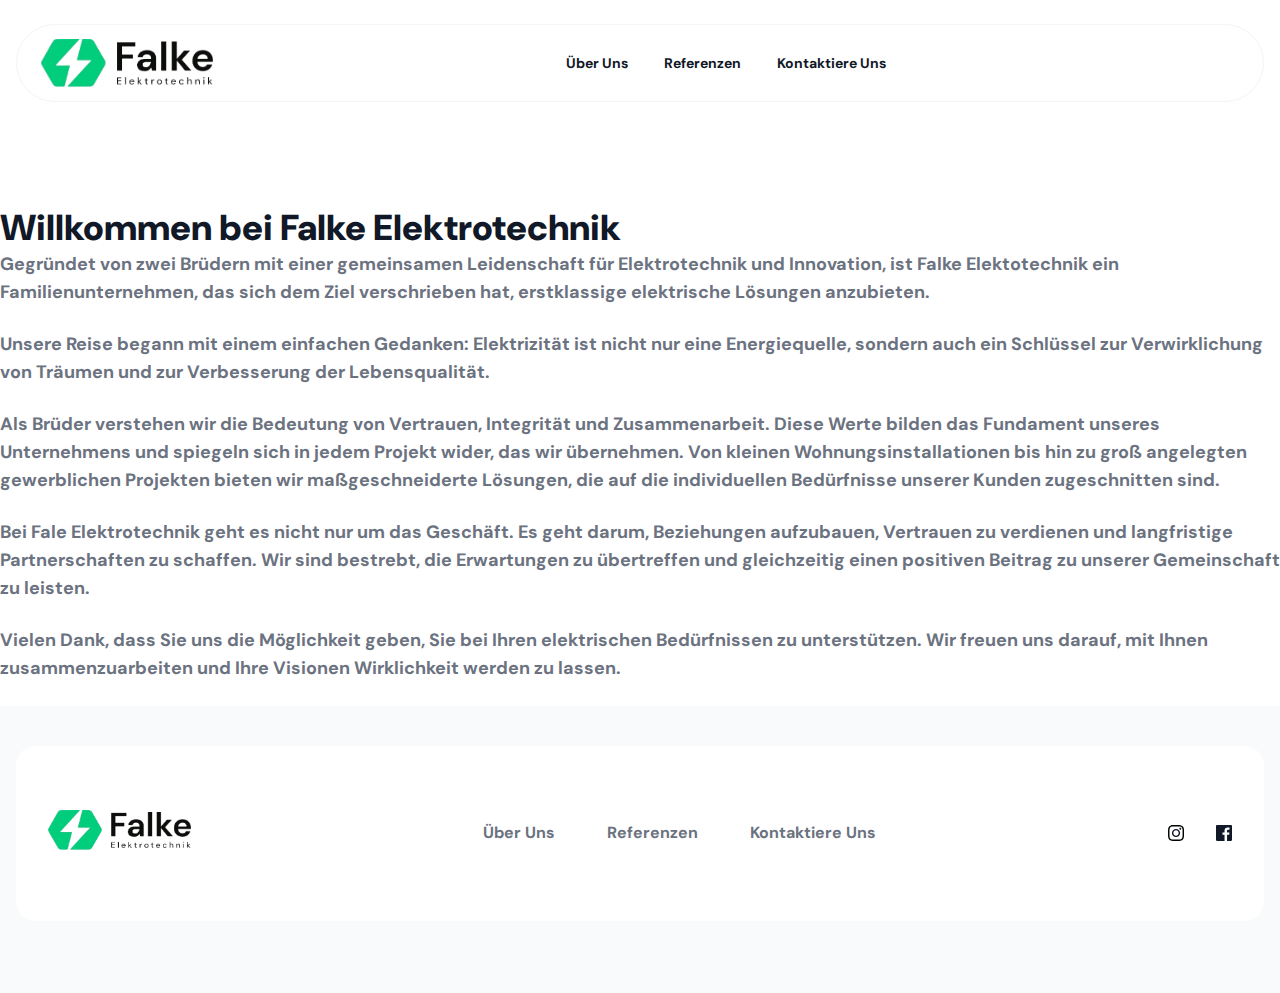
<file: public/about.html>
<!DOCTYPE html>
<html lang="en">
<head>
    <title>Page title</title>
    <meta charset="utf-8">
    <meta name="viewport" content="width=device-width, initial-scale=1, shrink-to-fit=no">
    <link rel="preconnect" href="https://fonts.gstatic.com">
    <link href="https://fonts.cdnfonts.com/css/satoshi?styles=135009,135005,135007,135002,135000" rel="stylesheet">
    <link rel="stylesheet" href="css/tailwind/tailwind.min.css">
    <link rel="icon" type="image/png" sizes="32x32" href="shuffle-for-tailwind.png">
    <script src="js/main.js"></script>
    <style>
        @import url('https://fonts.googleapis.com/css2?family=DM+Sans:ital,opsz@0,9..40;1,9..40&display=swap');
    </style>
</head>
<body class="antialiased bg-body text-body font-body">
    <div class="">
                
      <section class="pt-6 pb-20 bg-white overflow-hidden">
        <div class="container mx-auto px-4">
          <div class="mb-6">
            <div class="flex items-center justify-between px-6 py-3.5 bg-white border border-gray-100 rounded-full">
              <div class="w-auto">
                <div class="flex flex-wrap items-center">
                  <div class="w-auto"><a href="index.html"><img src="images/WhatsApp-Image-2024-04-16-at-21-45-14-removebg-preview.png" alt="" class="h-12"></a></div>
                </div>
              </div>
              <div class="w-auto">
                <div class="flex flex-wrap items-center">
                  <div class="w-auto hidden lg:block">
                    <ul class="flex items-center justify-center">
                      <li class="mr-9"><a class="inline-block text-sm font-bold text-gray-900 hover:text-gray-700" href="about.html">Über Uns</a></li>
                      
                      <li class="mr-9"><a class="inline-block text-sm font-bold text-gray-900 hover:text-gray-700" href="#">Referenzen</a></li>
                      <li><a class="inline-block text-sm font-bold text-gray-900 hover:text-gray-700" href="contact.html">Kontaktiere Uns</a></li>
                    </ul>
                  </div>
                </div>
              </div>
              <div class="w-auto">
                <div class="flex flex-wrap items-center">
                  <div class="w-auto hidden lg:block">
                    <div class="flex flex-wrap -m-2">
                      
                      
                    </div>
                  </div>
                  <div class="w-auto lg:hidden"><a class="inline-block" href="#">
                      <svg class="navbar-burger text-blue-500" width="45" height="45" viewbox="0 0 56 56" fill="none" xmlns="http://www.w3.org/2000/svg">
                        <rect width="56" height="56" rx="28" fill="currentColor"></rect>
                        <path d="M37 32H19M37 24H19" stroke="white" stroke-width="1.5" stroke-linecap="round" stroke-linejoin="round"></path>
                      </svg></a></div>
                </div>
              </div>
            </div>
            <div class="hidden navbar-menu fixed top-0 left-0 bottom-0 w-4/6 sm:max-w-xs z-50">
              <div class="navbar-backdrop fixed inset-0 bg-gray-800 opacity-80"></div>
              <nav class="relative z-10 px-9 pt-8 bg-white h-full overflow-y-auto">
                <div class="flex flex-wrap justify-between h-full">
                  <div class="w-full">
                    <div class="flex items-center justify-between -m-2">
                      <div class="w-auto p-2"><a class="inline-block" href="#"><img src="images/Screenshot-2024-02-26-at-16-46-47-removebg-preview.png" alt=""></a></div>
                      <div class="w-auto p-2"><a class="inline-block navbar-burger" href="#">
                          <svg width="24" height="24" viewbox="0 0 24 24" fill="none" xmlns="http://www.w3.org/2000/svg">
                            <path d="M6 18L18 6M6 6L18 18" stroke="#111827" stroke-width="2" stroke-linecap="round" stroke-linejoin="round"></path>
                          </svg></a></div>
                    </div>
                  </div>
                  <div class="flex flex-col justify-center py-8 w-full">
                    <ul>
                      <li class="mb-9"><a class="inline-block text-sm font-bold text-gray-900 hover:text-gray-700" href="#">Über Uns</a></li>
                      <li class="mb-9"><a class="inline-block text-sm font-bold text-gray-900 hover:text-gray-700" href="#">Lösungen</a></li>
                      <li class="mb-9"><a class="inline-block text-sm font-bold text-gray-900 hover:text-gray-700" href="#">Referenzen</a></li>
                      <li><a class="inline-block text-sm font-bold text-gray-900 hover:text-gray-700" href="#">Kontaktiere Uns</a></li>
                    </ul>
                  </div>
                  <div class="flex flex-col justify-end w-full pb-8">
                    
                  </div>
                </div>
              </nav>
            </div>
          </div>
          
          
        </div>
      </section>
                
      <div class="container mx-auto">
      <h4 class="text-gray-900 font-black font-heading text-2xl md:text-3xl xl:text-4xl">Willkommen bei Falke Elektrotechnik</h4>
      
      <p class="mb-6 text-lg text-gray-500 font-bold">Gegründet von zwei Brüdern mit einer gemeinsamen Leidenschaft für Elektrotechnik und Innovation, ist Falke Elektotechnik ein Familienunternehmen, das sich dem Ziel verschrieben hat, erstklassige elektrische Lösungen anzubieten.</p>
      
      <p class="mb-6 text-lg text-gray-500 font-bold">Unsere Reise begann mit einem einfachen Gedanken: Elektrizität ist nicht nur eine Energiequelle, sondern auch ein Schlüssel zur Verwirklichung von Träumen und zur Verbesserung der Lebensqualität.</p>
      
      <p class="mb-6 text-lg text-gray-500 font-bold">Als Brüder verstehen wir die Bedeutung von Vertrauen, Integrität und Zusammenarbeit. Diese Werte bilden das Fundament unseres Unternehmens und spiegeln sich in jedem Projekt wider, das wir übernehmen. Von kleinen Wohnungsinstallationen bis hin zu groß angelegten gewerblichen Projekten bieten wir maßgeschneiderte Lösungen, die auf die individuellen Bedürfnisse unserer Kunden zugeschnitten sind.
      </p>
      
      <p class="mb-6 text-lg text-gray-500 font-bold">Bei Fale Elektrotechnik geht es nicht nur um das Geschäft. Es geht darum, Beziehungen aufzubauen, Vertrauen zu verdienen und langfristige Partnerschaften zu schaffen. Wir sind bestrebt, die Erwartungen zu übertreffen und gleichzeitig einen positiven Beitrag zu unserer Gemeinschaft zu leisten.
      </p>
      
      <p class="mb-6 text-lg text-gray-500 font-bold">Vielen Dank, dass Sie uns die Möglichkeit geben, Sie bei Ihren elektrischen Bedürfnissen zu unterstützen. Wir freuen uns darauf, mit Ihnen zusammenzuarbeiten und Ihre Visionen Wirklichkeit werden zu lassen.</p>
      </div>
                
      <section class="py-10 bg-gray-50 overflow-hidden">
        <div class="container mx-auto px-4">
          <div class="py-16 px-8 mb-8 bg-white rounded-3xl">
            <div class="max-w-7xl mx-auto">
              <div class="flex flex-wrap items-center justify-between -m-4">
                <div class="w-auto p-4"><a class="inline-block" href="index.html"><img src="images/WhatsApp-Image-2024-04-16-at-21-45-14-removebg-preview.png" alt="" class="h-10"></a></div>
                <div class="w-auto p-4">
                  <ul class="-m-6">
                    <li class="inline-flex p-6"><a class="inline-block text-gray-500 hover:text-gray-600 font-bold" href="about.html">Über Uns</a></li>
                    <li class="inline-flex p-6"><a class="inline-block text-gray-500 hover:text-gray-600 font-bold" href="#">Referenzen</a></li>
                    <li class="inline-flex p-6"><a class="inline-block text-gray-500 hover:text-gray-600 font-bold" href="contact.html">Kontaktiere Uns</a></li>
                    
                    
                  </ul>
                </div>
                <div class="w-auto p-4">
                  <div class="flex flex-wrap -m-4">
                    <div class="w-auto p-4"><a class="block" href="#"><img src="zanrly-assets/images/insta.svg" alt=""></a></div>
                    
                    <div class="w-auto p-4"><a class="block" href="#"><img src="zanrly-assets/images/footers/fb.svg" alt=""></a></div>
                  </div>
                </div>
              </div>
            </div>
          </div>
          
        </div>
      </section>
    </div>
</body>
</html>
</file>
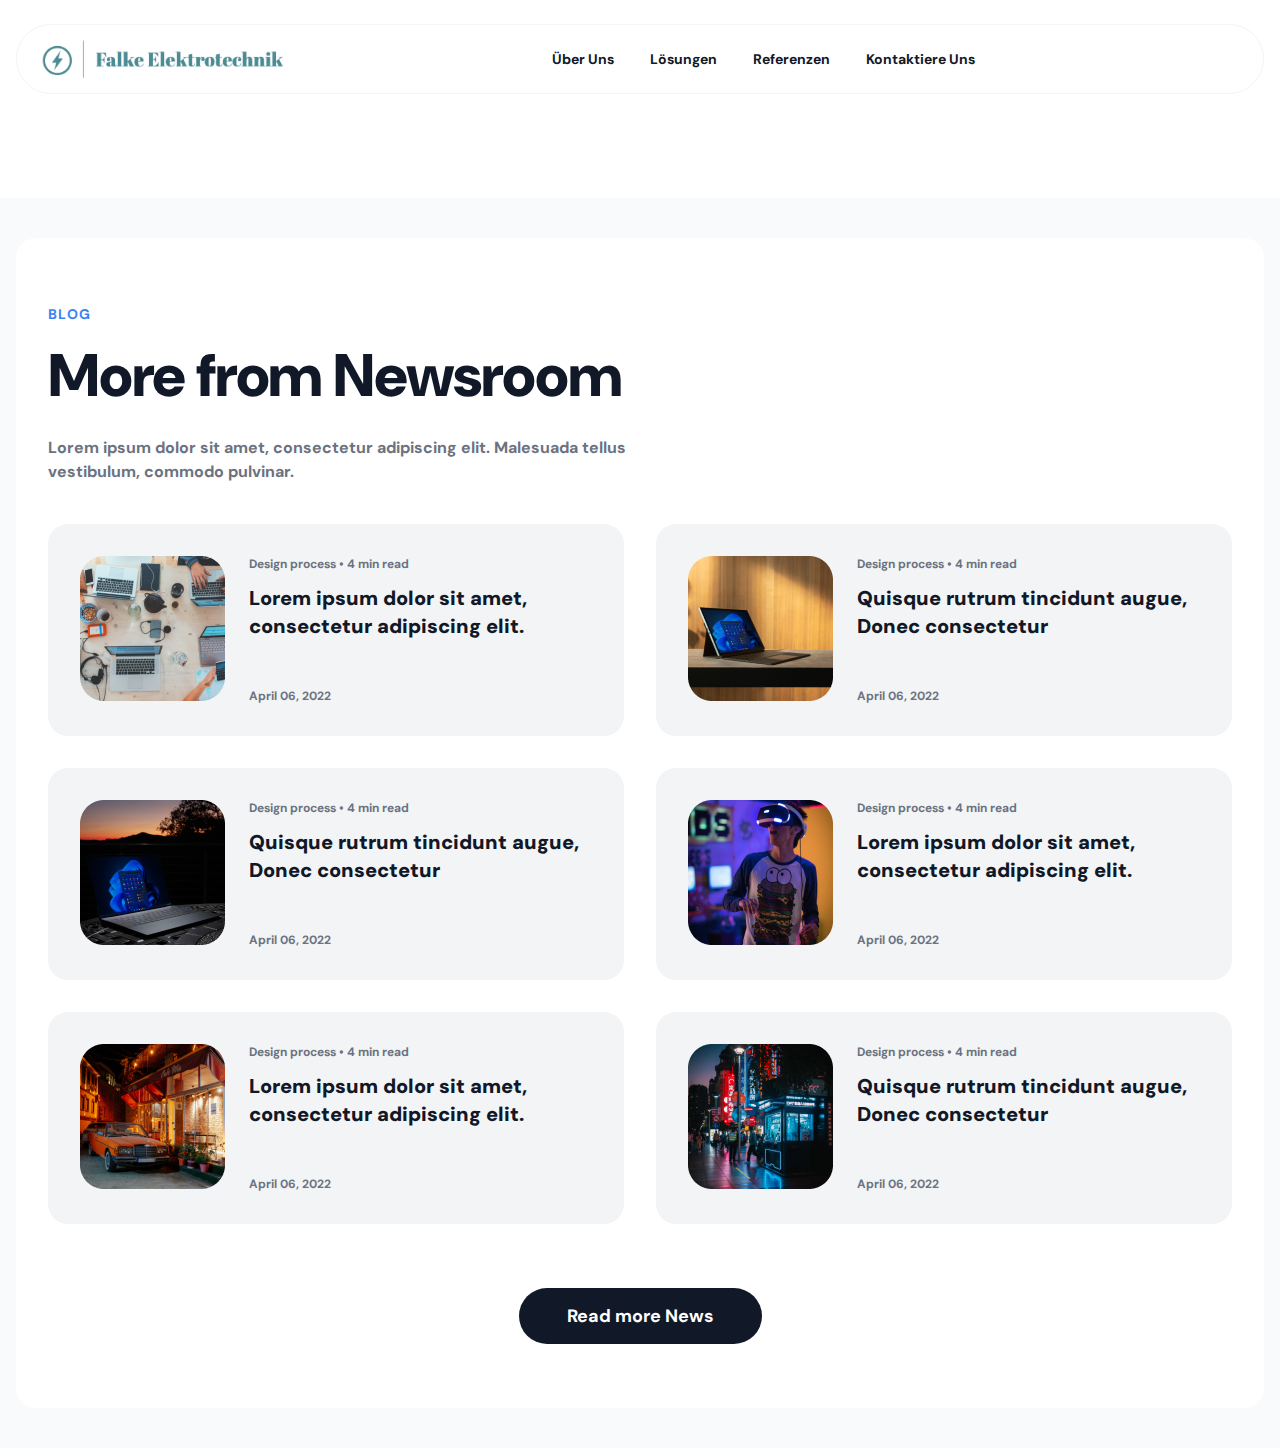
<file: public/blog.html>
<!DOCTYPE html>
<html lang="en">
<head>
    <title>Page title</title>
    <meta charset="utf-8">
    <meta name="viewport" content="width=device-width, initial-scale=1, shrink-to-fit=no">
    <link rel="preconnect" href="https://fonts.gstatic.com">
    <link href="https://fonts.cdnfonts.com/css/satoshi?styles=135009,135005,135007,135002,135000" rel="stylesheet">
    <link rel="stylesheet" href="css/tailwind/tailwind.min.css">
    <link rel="icon" type="image/png" sizes="32x32" href="shuffle-for-tailwind.png">
    <script src="js/main.js"></script>
    <style>
        @import url('https://fonts.googleapis.com/css2?family=DM+Sans:ital,opsz@0,9..40;1,9..40&display=swap');
    </style>
</head>
<body class="antialiased bg-body text-body font-body">
    <div class="">
                
      <section class="pt-6 pb-20 bg-white overflow-hidden">
        <div class="container mx-auto px-4">
          <div class="mb-6">
            <div class="flex items-center justify-between px-6 py-3.5 bg-white border border-gray-100 rounded-full">
              <div class="w-auto">
                <div class="flex flex-wrap items-center">
                  <div class="w-auto"><a href="#"><img src="images/Screenshot-2024-02-26-at-16-46-47-removebg-preview.png" alt="" class="h-10"></a></div>
                </div>
              </div>
              <div class="w-auto">
                <div class="flex flex-wrap items-center">
                  <div class="w-auto hidden lg:block">
                    <ul class="flex items-center justify-center">
                      <li class="mr-9"><a class="inline-block text-sm font-bold text-gray-900 hover:text-gray-700" href="#">Über Uns</a></li>
                      <li class="mr-9"><a class="inline-block text-sm font-bold text-gray-900 hover:text-gray-700" href="#">Lösungen</a></li>
                      <li class="mr-9"><a class="inline-block text-sm font-bold text-gray-900 hover:text-gray-700" href="#">Referenzen</a></li>
                      <li><a class="inline-block text-sm font-bold text-gray-900 hover:text-gray-700" href="#">Kontaktiere Uns</a></li>
                    </ul>
                  </div>
                </div>
              </div>
              <div class="w-auto">
                <div class="flex flex-wrap items-center">
                  <div class="w-auto hidden lg:block">
                    <div class="flex flex-wrap -m-2">
                      
                      
                    </div>
                  </div>
                  <div class="w-auto lg:hidden"><a class="inline-block" href="#">
                      <svg class="navbar-burger text-blue-500" width="45" height="45" viewbox="0 0 56 56" fill="none" xmlns="http://www.w3.org/2000/svg">
                        <rect width="56" height="56" rx="28" fill="currentColor"></rect>
                        <path d="M37 32H19M37 24H19" stroke="white" stroke-width="1.5" stroke-linecap="round" stroke-linejoin="round"></path>
                      </svg></a></div>
                </div>
              </div>
            </div>
            <div class="hidden navbar-menu fixed top-0 left-0 bottom-0 w-4/6 sm:max-w-xs z-50">
              <div class="navbar-backdrop fixed inset-0 bg-gray-800 opacity-80"></div>
              <nav class="relative z-10 px-9 pt-8 bg-white h-full overflow-y-auto">
                <div class="flex flex-wrap justify-between h-full">
                  <div class="w-full">
                    <div class="flex items-center justify-between -m-2">
                      <div class="w-auto p-2"><a class="inline-block" href="#"><img src="images/Screenshot-2024-02-26-at-16-46-47-removebg-preview.png" alt=""></a></div>
                      <div class="w-auto p-2"><a class="inline-block navbar-burger" href="#">
                          <svg width="24" height="24" viewbox="0 0 24 24" fill="none" xmlns="http://www.w3.org/2000/svg">
                            <path d="M6 18L18 6M6 6L18 18" stroke="#111827" stroke-width="2" stroke-linecap="round" stroke-linejoin="round"></path>
                          </svg></a></div>
                    </div>
                  </div>
                  <div class="flex flex-col justify-center py-8 w-full">
                    <ul>
                      <li class="mb-9"><a class="inline-block text-sm font-bold text-gray-900 hover:text-gray-700" href="#">Über Uns</a></li>
                      <li class="mb-9"><a class="inline-block text-sm font-bold text-gray-900 hover:text-gray-700" href="#">Lösungen</a></li>
                      <li class="mb-9"><a class="inline-block text-sm font-bold text-gray-900 hover:text-gray-700" href="#">Referenzen</a></li>
                      <li><a class="inline-block text-sm font-bold text-gray-900 hover:text-gray-700" href="#">Kontaktiere Uns</a></li>
                    </ul>
                  </div>
                  <div class="flex flex-col justify-end w-full pb-8">
                    
                  </div>
                </div>
              </nav>
            </div>
          </div>
          
          
        </div>
      </section>
                
      
      
                
      
      
                
      
      
                
      <section class="py-10 bg-gray-50 overflow-hidden">
        <div class="container mx-auto px-4">
          <div class="py-16 px-8 bg-white rounded-3xl">
            <div class="max-w-7xl mx-auto">
              <div class="mb-10 md:max-w-2xl"><span class="inline-block mb-4 text-sm text-blue-500 font-bold uppercase tracking-widest">Blog</span>
                <h2 class="font-heading mb-6 text-4xl md:text-5xl lg:text-6xl text-gray-900 font-black tracking-tight">More from Newsroom</h2>
                <p class="text-gray-500 font-bold">Lorem ipsum dolor sit amet, consectetur adipiscing elit. Malesuada tellus vestibulum, commodo pulvinar.</p>
              </div>
              <div class="flex flex-wrap -m-4 mb-12">
                <div class="w-full md:w-1/2 p-4">
                  <div class="p-8 h-full bg-gray-100 rounded-3xl">
                    <div class="flex flex-wrap -m-3">
                      <div class="w-auto p-3"><img src="zanrly-assets/images/blog/avatar.png" alt=""></div>
                      <div class="flex-1 p-3">
                        <div class="flex flex-col justify-between h-full">
                          <div class="flex-initial mb-8">
                            <p class="mb-3 text-xs text-gray-500 font-bold">Design process • 4 min read</p><a class="group inline-block mb-4" href="#">
                              <h3 class="font-heading text-xl text-gray-900 hover:text-gray-700 group-hover:underline font-black">Lorem ipsum dolor sit amet, consectetur adipiscing elit.</h3></a>
                          </div>
                          <div class="flex-initial">
                            <p class="text-xs text-gray-500 font-bold">April 06, 2022</p>
                          </div>
                        </div>
                      </div>
                    </div>
                  </div>
                </div>
                <div class="w-full md:w-1/2 p-4">
                  <div class="p-8 h-full bg-gray-100 rounded-3xl">
                    <div class="flex flex-wrap -m-3">
                      <div class="w-auto p-3"><img src="zanrly-assets/images/blog/avatar2.png" alt=""></div>
                      <div class="flex-1 p-3">
                        <div class="flex flex-col justify-between h-full">
                          <div class="flex-initial mb-8">
                            <p class="mb-3 text-xs text-gray-500 font-bold">Design process • 4 min read</p><a class="group inline-block mb-4" href="#">
                              <h3 class="font-heading text-xl text-gray-900 hover:text-gray-700 group-hover:underline font-black">Quisque rutrum tincidunt augue, Donec consectetur</h3></a>
                          </div>
                          <div class="flex-initial">
                            <p class="text-xs text-gray-500 font-bold">April 06, 2022</p>
                          </div>
                        </div>
                      </div>
                    </div>
                  </div>
                </div>
                <div class="w-full md:w-1/2 p-4">
                  <div class="p-8 h-full bg-gray-100 rounded-3xl">
                    <div class="flex flex-wrap -m-3">
                      <div class="w-auto p-3"><img src="zanrly-assets/images/blog/avatar3.png" alt=""></div>
                      <div class="flex-1 p-3">
                        <div class="flex flex-col justify-between h-full">
                          <div class="flex-initial mb-8">
                            <p class="mb-3 text-xs text-gray-500 font-bold">Design process • 4 min read</p><a class="group inline-block mb-4" href="#">
                              <h3 class="font-heading text-xl text-gray-900 hover:text-gray-700 group-hover:underline font-black">Quisque rutrum tincidunt augue, Donec consectetur</h3></a>
                          </div>
                          <div class="flex-initial">
                            <p class="text-xs text-gray-500 font-bold">April 06, 2022</p>
                          </div>
                        </div>
                      </div>
                    </div>
                  </div>
                </div>
                <div class="w-full md:w-1/2 p-4">
                  <div class="p-8 h-full bg-gray-100 rounded-3xl">
                    <div class="flex flex-wrap -m-3">
                      <div class="w-auto p-3"><img src="zanrly-assets/images/blog/avatar4.png" alt=""></div>
                      <div class="flex-1 p-3">
                        <div class="flex flex-col justify-between h-full">
                          <div class="flex-initial mb-8">
                            <p class="mb-3 text-xs text-gray-500 font-bold">Design process • 4 min read</p><a class="group inline-block mb-4" href="#">
                              <h3 class="font-heading text-xl text-gray-900 hover:text-gray-700 group-hover:underline font-black">Lorem ipsum dolor sit amet, consectetur adipiscing elit.</h3></a>
                          </div>
                          <div class="flex-initial">
                            <p class="text-xs text-gray-500 font-bold">April 06, 2022</p>
                          </div>
                        </div>
                      </div>
                    </div>
                  </div>
                </div>
                <div class="w-full md:w-1/2 p-4">
                  <div class="p-8 h-full bg-gray-100 rounded-3xl">
                    <div class="flex flex-wrap -m-3">
                      <div class="w-auto p-3"><img src="zanrly-assets/images/blog/avatar5.png" alt=""></div>
                      <div class="flex-1 p-3">
                        <div class="flex flex-col justify-between h-full">
                          <div class="flex-initial mb-8">
                            <p class="mb-3 text-xs text-gray-500 font-bold">Design process • 4 min read</p><a class="group inline-block mb-4" href="#">
                              <h3 class="font-heading text-xl text-gray-900 hover:text-gray-700 group-hover:underline font-black">Lorem ipsum dolor sit amet, consectetur adipiscing elit.</h3></a>
                          </div>
                          <div class="flex-initial">
                            <p class="text-xs text-gray-500 font-bold">April 06, 2022</p>
                          </div>
                        </div>
                      </div>
                    </div>
                  </div>
                </div>
                <div class="w-full md:w-1/2 p-4">
                  <div class="p-8 h-full bg-gray-100 rounded-3xl">
                    <div class="flex flex-wrap -m-3">
                      <div class="w-auto p-3"><img src="zanrly-assets/images/blog/avatar6.png" alt=""></div>
                      <div class="flex-1 p-3">
                        <div class="flex flex-col justify-between h-full">
                          <div class="flex-initial mb-8">
                            <p class="mb-3 text-xs text-gray-500 font-bold">Design process • 4 min read</p><a class="group inline-block mb-4" href="#">
                              <h3 class="font-heading text-xl text-gray-900 hover:text-gray-700 group-hover:underline font-black">Quisque rutrum tincidunt augue, Donec consectetur</h3></a>
                          </div>
                          <div class="flex-initial">
                            <p class="text-xs text-gray-500 font-bold">April 06, 2022</p>
                          </div>
                        </div>
                      </div>
                    </div>
                  </div>
                </div>
              </div>
              <div class="flex flex-wrap md:justify-center -m-2">
                <div class="w-full md:w-auto p-2"><a class="block w-full px-12 py-3.5 text-lg text-center text-white font-bold bg-gray-900 hover:bg-gray-800 focus:ring-4 focus:ring-gray-600 rounded-full" href="#">Read more News</a></div>
              </div>
            </div>
          </div>
        </div>
      </section>
    </div>
</body>
</html>
</file>
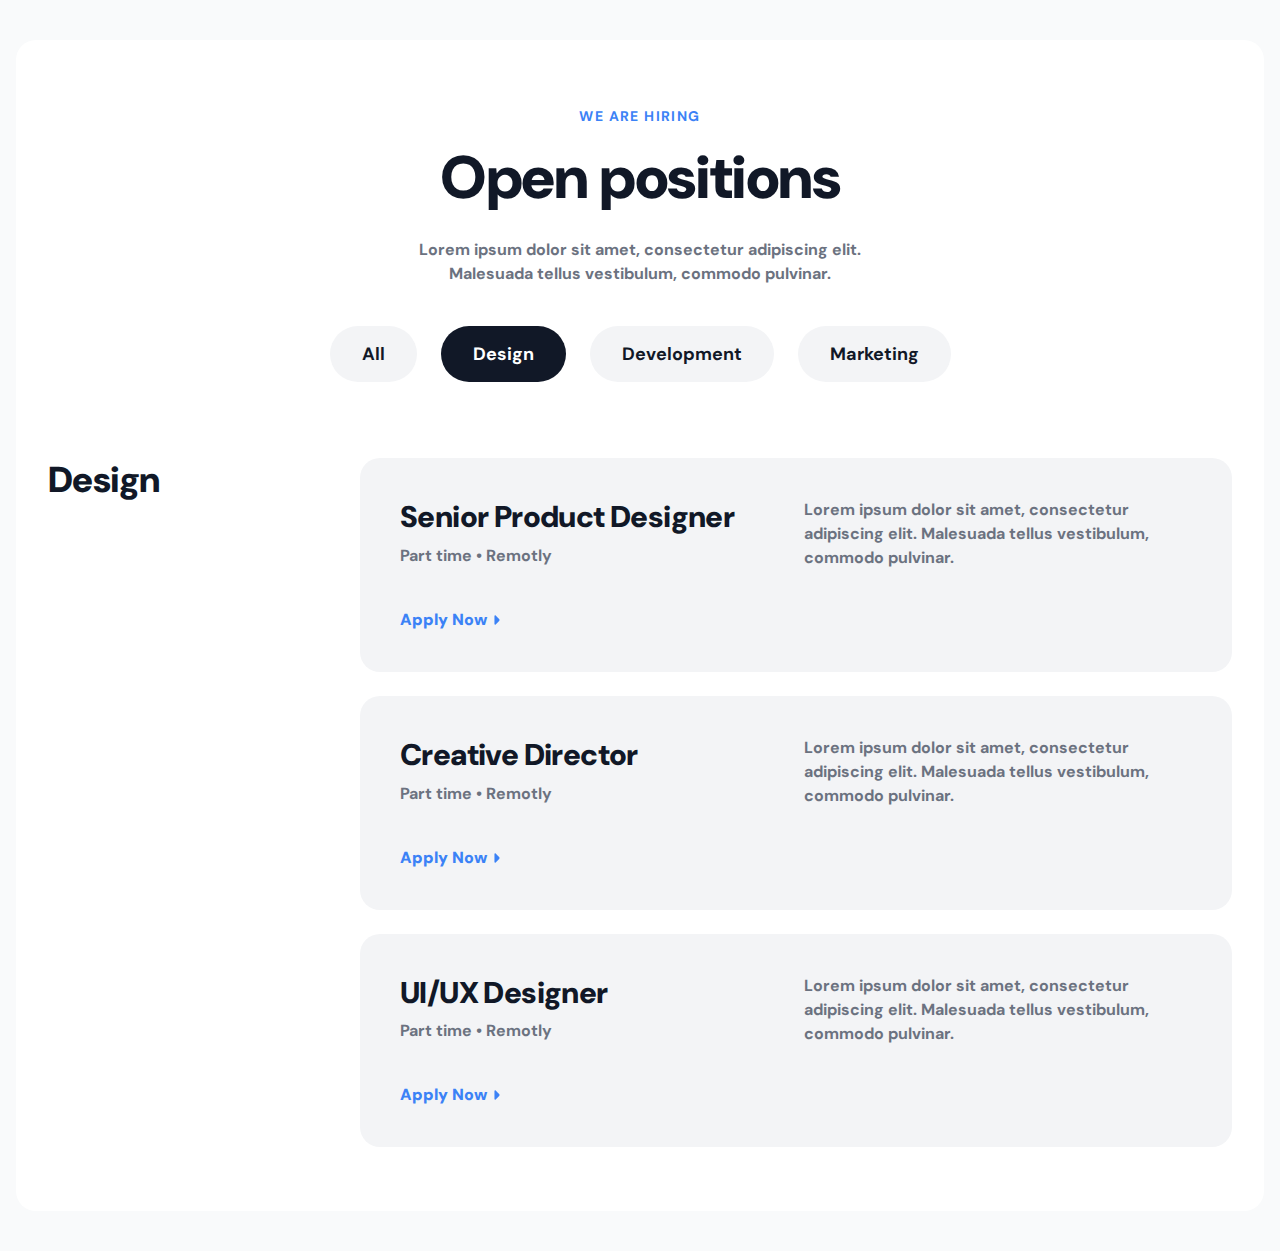
<file: public/careers.html>
<!DOCTYPE html>
<html lang="en">
<head>
    <title>Page title</title>
    <meta charset="utf-8">
    <meta name="viewport" content="width=device-width, initial-scale=1, shrink-to-fit=no">
    <link rel="preconnect" href="https://fonts.gstatic.com">
    <link href="https://fonts.cdnfonts.com/css/satoshi?styles=135009,135005,135007,135002,135000" rel="stylesheet">
    <link rel="stylesheet" href="css/tailwind/tailwind.min.css">
    <link rel="icon" type="image/png" sizes="32x32" href="shuffle-for-tailwind.png">
    <script src="js/main.js"></script>
    <style>
        @import url('https://fonts.googleapis.com/css2?family=DM+Sans:ital,opsz@0,9..40;1,9..40&display=swap');
    </style>
</head>
<body class="antialiased bg-body text-body font-body">
    <div class="">
                
      <section class="py-10 bg-gray-50 overflow-hidden">
        <div class="container mx-auto px-4">
          <div class="py-16 px-8 bg-white rounded-3xl">
            <div class="max-w-7xl mx-auto">
              <div class="mb-10 md:max-w-4xl mx-auto text-center"><span class="inline-block mb-4 text-sm text-blue-500 font-bold uppercase tracking-widest">We are hiring</span>
                <h2 class="font-heading mb-6 text-4xl md:text-5xl lg:text-6xl text-gray-900 font-black tracking-tight">Open positions</h2>
                <p class="md:max-w-md mx-auto text-gray-500 font-bold">Lorem ipsum dolor sit amet, consectetur adipiscing elit. Malesuada tellus vestibulum, commodo pulvinar.</p>
              </div>
              <ul class="flex flex-wrap justify-center -m-3 mb-16">
                <li class="w-auto p-3"><a class="inline-block px-8 py-3.5 text-lg text-gray-900 hover:text-white font-bold bg-gray-100 hover:bg-gray-800 rounded-full" href="#">All</a></li>
                <li class="w-auto p-3"><a class="inline-block px-8 py-3.5 text-lg text-white hover:text-white font-bold bg-gray-900 hover:bg-gray-800 rounded-full" href="#">Design</a></li>
                <li class="w-auto p-3"><a class="inline-block px-8 py-3.5 text-lg text-gray-900 hover:text-white font-bold bg-gray-100 hover:bg-gray-800 rounded-full" href="#">Development</a></li>
                <li class="w-auto p-3"><a class="inline-block px-8 py-3.5 text-lg text-gray-900 hover:text-white font-bold bg-gray-100 hover:bg-gray-800 rounded-full" href="#">Marketing</a></li>
              </ul>
              <div class="flex flex-wrap -m-8">
                <div class="w-full md:w-1/4 p-8">
                  <h2 class="font-heading text-4xl text-gray-900 font-black tracking-tight">Design</h2>
                </div>
                <div class="w-full md:flex-1 p-8">
                  <div class="flex flex-wrap -m-3">
                    <div class="w-full p-3">
                      <div class="p-10 bg-gray-100 rounded-3xl">
                        <div class="flex flex-wrap -m-2">
                          <div class="w-full md:w-1/2 p-2">
                            <h2 class="font-heading mb-2 text-3xl text-gray-900 font-black tracking-tight">Senior Product Designer</h2>
                            <p class="mb-10 text-gray-500 font-bold">Part time • Remotly</p><a class="flex items-center text-blue-500 hover:text-blue-600" href="#"><span class="mr-0.5 font-black">Apply Now</span>
                              <svg width="16" height="16" viewbox="0 0 16 16" fill="none" xmlns="http://www.w3.org/2000/svg">
                                <path d="M6.6805 3.5465L8.82049 5.6865L10.1338 6.99317C10.6872 7.5465 10.6872 8.4465 10.1338 8.99983L6.6805 12.4532C6.22716 12.9065 5.45383 12.5798 5.45383 11.9465V8.2065V4.05317C5.45383 3.41317 6.22716 3.09317 6.6805 3.5465Z" fill="currentColor"></path>
                              </svg></a>
                          </div>
                          <div class="w-full md:w-1/2 p-2">
                            <p class="text-gray-500 font-bold">Lorem ipsum dolor sit amet, consectetur adipiscing elit. Malesuada tellus vestibulum, commodo pulvinar.</p>
                          </div>
                        </div>
                      </div>
                    </div>
                    <div class="w-full p-3">
                      <div class="p-10 bg-gray-100 rounded-3xl">
                        <div class="flex flex-wrap -m-2">
                          <div class="w-full md:w-1/2 p-2">
                            <h2 class="font-heading mb-2 text-3xl text-gray-900 font-black tracking-tight">Creative Director</h2>
                            <p class="mb-10 text-gray-500 font-bold">Part time • Remotly</p><a class="flex items-center text-blue-500 hover:text-blue-600" href="#"><span class="mr-0.5 font-black">Apply Now</span>
                              <svg width="16" height="16" viewbox="0 0 16 16" fill="none" xmlns="http://www.w3.org/2000/svg">
                                <path d="M6.6805 3.5465L8.82049 5.6865L10.1338 6.99317C10.6872 7.5465 10.6872 8.4465 10.1338 8.99983L6.6805 12.4532C6.22716 12.9065 5.45383 12.5798 5.45383 11.9465V8.2065V4.05317C5.45383 3.41317 6.22716 3.09317 6.6805 3.5465Z" fill="currentColor"></path>
                              </svg></a>
                          </div>
                          <div class="w-full md:w-1/2 p-2">
                            <p class="text-gray-500 font-bold">Lorem ipsum dolor sit amet, consectetur adipiscing elit. Malesuada tellus vestibulum, commodo pulvinar.</p>
                          </div>
                        </div>
                      </div>
                    </div>
                    <div class="w-full p-3">
                      <div class="p-10 bg-gray-100 rounded-3xl">
                        <div class="flex flex-wrap -m-2">
                          <div class="w-full md:w-1/2 p-2">
                            <h2 class="font-heading mb-2 text-3xl text-gray-900 font-black tracking-tight">UI/UX Designer</h2>
                            <p class="mb-10 text-gray-500 font-bold">Part time • Remotly</p><a class="flex items-center text-blue-500 hover:text-blue-600" href="#"><span class="mr-0.5 font-black">Apply Now</span>
                              <svg width="16" height="16" viewbox="0 0 16 16" fill="none" xmlns="http://www.w3.org/2000/svg">
                                <path d="M6.6805 3.5465L8.82049 5.6865L10.1338 6.99317C10.6872 7.5465 10.6872 8.4465 10.1338 8.99983L6.6805 12.4532C6.22716 12.9065 5.45383 12.5798 5.45383 11.9465V8.2065V4.05317C5.45383 3.41317 6.22716 3.09317 6.6805 3.5465Z" fill="currentColor"></path>
                              </svg></a>
                          </div>
                          <div class="w-full md:w-1/2 p-2">
                            <p class="text-gray-500 font-bold">Lorem ipsum dolor sit amet, consectetur adipiscing elit. Malesuada tellus vestibulum, commodo pulvinar.</p>
                          </div>
                        </div>
                      </div>
                    </div>
                  </div>
                </div>
              </div>
            </div>
          </div>
        </div>
      </section>
    </div>
</body>
</html>
</file>
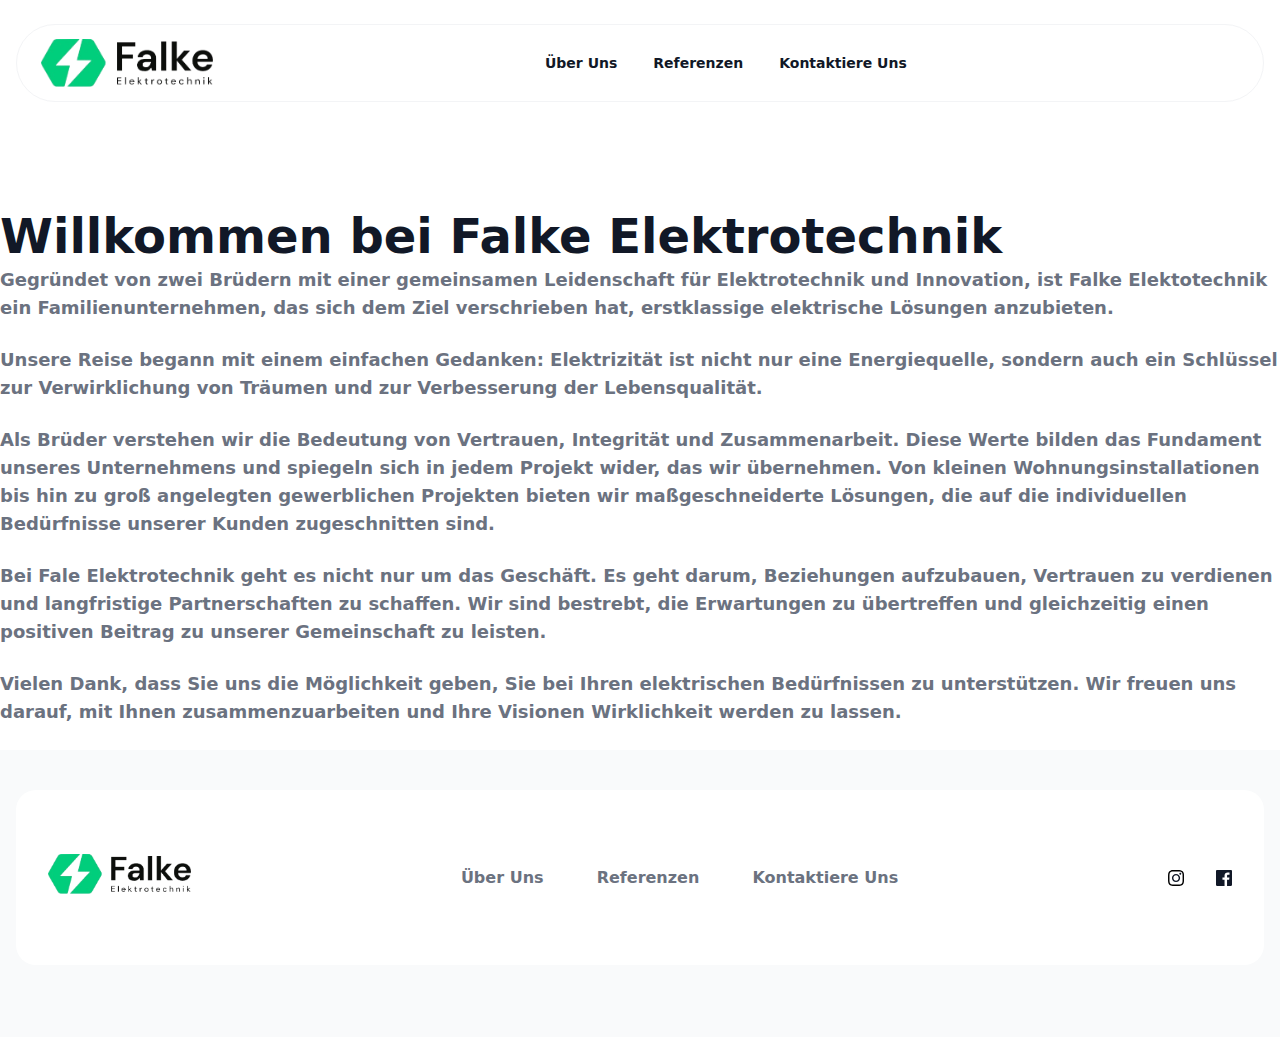
<file: public/contact.html>
<!DOCTYPE html>
<html lang="en">
<head>
    <title>Page title</title>
    <meta charset="utf-8">
    <meta name="viewport" content="width=device-width, initial-scale=1, shrink-to-fit=no">
    <link rel="preconnect" href="https://fonts.gstatic.com">
    <link href="https://fonts.cdnfonts.com/css/satoshi?styles=135009,135005,135007,135002,135000" rel="stylesheet">
    <link rel="stylesheet" href="css/tailwind/tailwind.min.css">
    <link rel="icon" type="image/png" sizes="32x32" href="shuffle-for-tailwind.png">
    <script src="js/main.js"></script>
</head>
<body class="antialiased bg-body text-body font-body">
    <div class="">
                
      <section class="pt-6 pb-20 bg-white overflow-hidden">
        <div class="container mx-auto px-4">
          <div class="mb-6">
            <div class="flex items-center justify-between px-6 py-3.5 bg-white border border-gray-100 rounded-full">
              <div class="w-auto">
                <div class="flex flex-wrap items-center">
                  <div class="w-auto"><a href="index.html"><img src="images/WhatsApp-Image-2024-04-16-at-21-45-14-removebg-preview.png" alt="" class="h-12"></a></div>
                </div>
              </div>
              <div class="w-auto">
                <div class="flex flex-wrap items-center">
                  <div class="w-auto hidden lg:block">
                    <ul class="flex items-center justify-center">
                      <li class="mr-9"><a class="inline-block text-sm font-bold text-gray-900 hover:text-gray-700" href="about.html">Über Uns</a></li>
                      
                      <li class="mr-9"><a class="inline-block text-sm font-bold text-gray-900 hover:text-gray-700" href="#">Referenzen</a></li>
                      <li><a class="inline-block text-sm font-bold text-gray-900 hover:text-gray-700" href="contact.html">Kontaktiere Uns</a></li>
                    </ul>
                  </div>
                </div>
              </div>
              <div class="w-auto">
                <div class="flex flex-wrap items-center">
                  <div class="w-auto hidden lg:block">
                    <div class="flex flex-wrap -m-2">
                      
                      
                    </div>
                  </div>
                  <div class="w-auto lg:hidden"><a class="inline-block" href="#">
                      <svg class="navbar-burger text-blue-500" width="45" height="45" viewbox="0 0 56 56" fill="none" xmlns="http://www.w3.org/2000/svg">
                        <rect width="56" height="56" rx="28" fill="currentColor"></rect>
                        <path d="M37 32H19M37 24H19" stroke="white" stroke-width="1.5" stroke-linecap="round" stroke-linejoin="round"></path>
                      </svg></a></div>
                </div>
              </div>
            </div>
            <div class="hidden navbar-menu fixed top-0 left-0 bottom-0 w-4/6 sm:max-w-xs z-50">
              <div class="navbar-backdrop fixed inset-0 bg-gray-800 opacity-80"></div>
              <nav class="relative z-10 px-9 pt-8 bg-white h-full overflow-y-auto">
                <div class="flex flex-wrap justify-between h-full">
                  <div class="w-full">
                    <div class="flex items-center justify-between -m-2">
                      <div class="w-auto p-2"><a class="inline-block" href="#"><img src="images/Screenshot-2024-02-26-at-16-46-47-removebg-preview.png" alt=""></a></div>
                      <div class="w-auto p-2"><a class="inline-block navbar-burger" href="#">
                          <svg width="24" height="24" viewbox="0 0 24 24" fill="none" xmlns="http://www.w3.org/2000/svg">
                            <path d="M6 18L18 6M6 6L18 18" stroke="#111827" stroke-width="2" stroke-linecap="round" stroke-linejoin="round"></path>
                          </svg></a></div>
                    </div>
                  </div>
                  <div class="flex flex-col justify-center py-8 w-full">
                    <ul>
                      <li class="mb-9"><a class="inline-block text-sm font-bold text-gray-900 hover:text-gray-700" href="#">Über Uns</a></li>
                      <li class="mb-9"><a class="inline-block text-sm font-bold text-gray-900 hover:text-gray-700" href="#">Lösungen</a></li>
                      <li class="mb-9"><a class="inline-block text-sm font-bold text-gray-900 hover:text-gray-700" href="#">Referenzen</a></li>
                      <li><a class="inline-block text-sm font-bold text-gray-900 hover:text-gray-700" href="#">Kontaktiere Uns</a></li>
                    </ul>
                  </div>
                  <div class="flex flex-col justify-end w-full pb-8">
                    
                  </div>
                </div>
              </nav>
            </div>
          </div>
          
          
        </div>
      </section>
                
      <div class="container mx-auto">
      <h3 class="text-gray-900 font-black font-heading text-3xl md:text-4xl xl:text-5xl">Willkommen bei Falke Elektrotechnik</h3>
      
      <p class="mb-6 text-lg text-gray-500 font-bold">Gegründet von zwei Brüdern mit einer gemeinsamen Leidenschaft für Elektrotechnik und Innovation, ist Falke Elektotechnik ein Familienunternehmen, das sich dem Ziel verschrieben hat, erstklassige elektrische Lösungen anzubieten.</p>
      
      <p class="mb-6 text-lg text-gray-500 font-bold">Unsere Reise begann mit einem einfachen Gedanken: Elektrizität ist nicht nur eine Energiequelle, sondern auch ein Schlüssel zur Verwirklichung von Träumen und zur Verbesserung der Lebensqualität.</p>
      
      <p class="mb-6 text-lg text-gray-500 font-bold">Als Brüder verstehen wir die Bedeutung von Vertrauen, Integrität und Zusammenarbeit. Diese Werte bilden das Fundament unseres Unternehmens und spiegeln sich in jedem Projekt wider, das wir übernehmen. Von kleinen Wohnungsinstallationen bis hin zu groß angelegten gewerblichen Projekten bieten wir maßgeschneiderte Lösungen, die auf die individuellen Bedürfnisse unserer Kunden zugeschnitten sind.
      </p>
      
      <p class="mb-6 text-lg text-gray-500 font-bold">Bei Fale Elektrotechnik geht es nicht nur um das Geschäft. Es geht darum, Beziehungen aufzubauen, Vertrauen zu verdienen und langfristige Partnerschaften zu schaffen. Wir sind bestrebt, die Erwartungen zu übertreffen und gleichzeitig einen positiven Beitrag zu unserer Gemeinschaft zu leisten.
      </p>
      
      <p class="mb-6 text-lg text-gray-500 font-bold">Vielen Dank, dass Sie uns die Möglichkeit geben, Sie bei Ihren elektrischen Bedürfnissen zu unterstützen. Wir freuen uns darauf, mit Ihnen zusammenzuarbeiten und Ihre Visionen Wirklichkeit werden zu lassen.</p>
      </div>
                
      <section class="py-10 bg-gray-50 overflow-hidden">
        <div class="container mx-auto px-4">
          <div class="py-16 px-8 mb-8 bg-white rounded-3xl">
            <div class="max-w-7xl mx-auto">
              <div class="flex flex-wrap items-center justify-between -m-4">
                <div class="w-auto p-4"><a class="inline-block" href="index.html"><img src="images/WhatsApp-Image-2024-04-16-at-21-45-14-removebg-preview.png" alt="" class="h-10"></a></div>
                <div class="w-auto p-4">
                  <ul class="-m-6">
                    <li class="inline-flex p-6"><a class="inline-block text-gray-500 hover:text-gray-600 font-bold" href="about.html">Über Uns</a></li>
                    <li class="inline-flex p-6"><a class="inline-block text-gray-500 hover:text-gray-600 font-bold" href="#">Referenzen</a></li>
                    <li class="inline-flex p-6"><a class="inline-block text-gray-500 hover:text-gray-600 font-bold" href="contact.html">Kontaktiere Uns</a></li>
                    
                    
                  </ul>
                </div>
                <div class="w-auto p-4">
                  <div class="flex flex-wrap -m-4">
                    <div class="w-auto p-4"><a class="block" href="#"><img src="zanrly-assets/images/insta.svg" alt=""></a></div>
                    
                    <div class="w-auto p-4"><a class="block" href="#"><img src="zanrly-assets/images/footers/fb.svg" alt=""></a></div>
                  </div>
                </div>
              </div>
            </div>
          </div>
          
        </div>
      </section>
    </div>
</body>
</html>
</file>
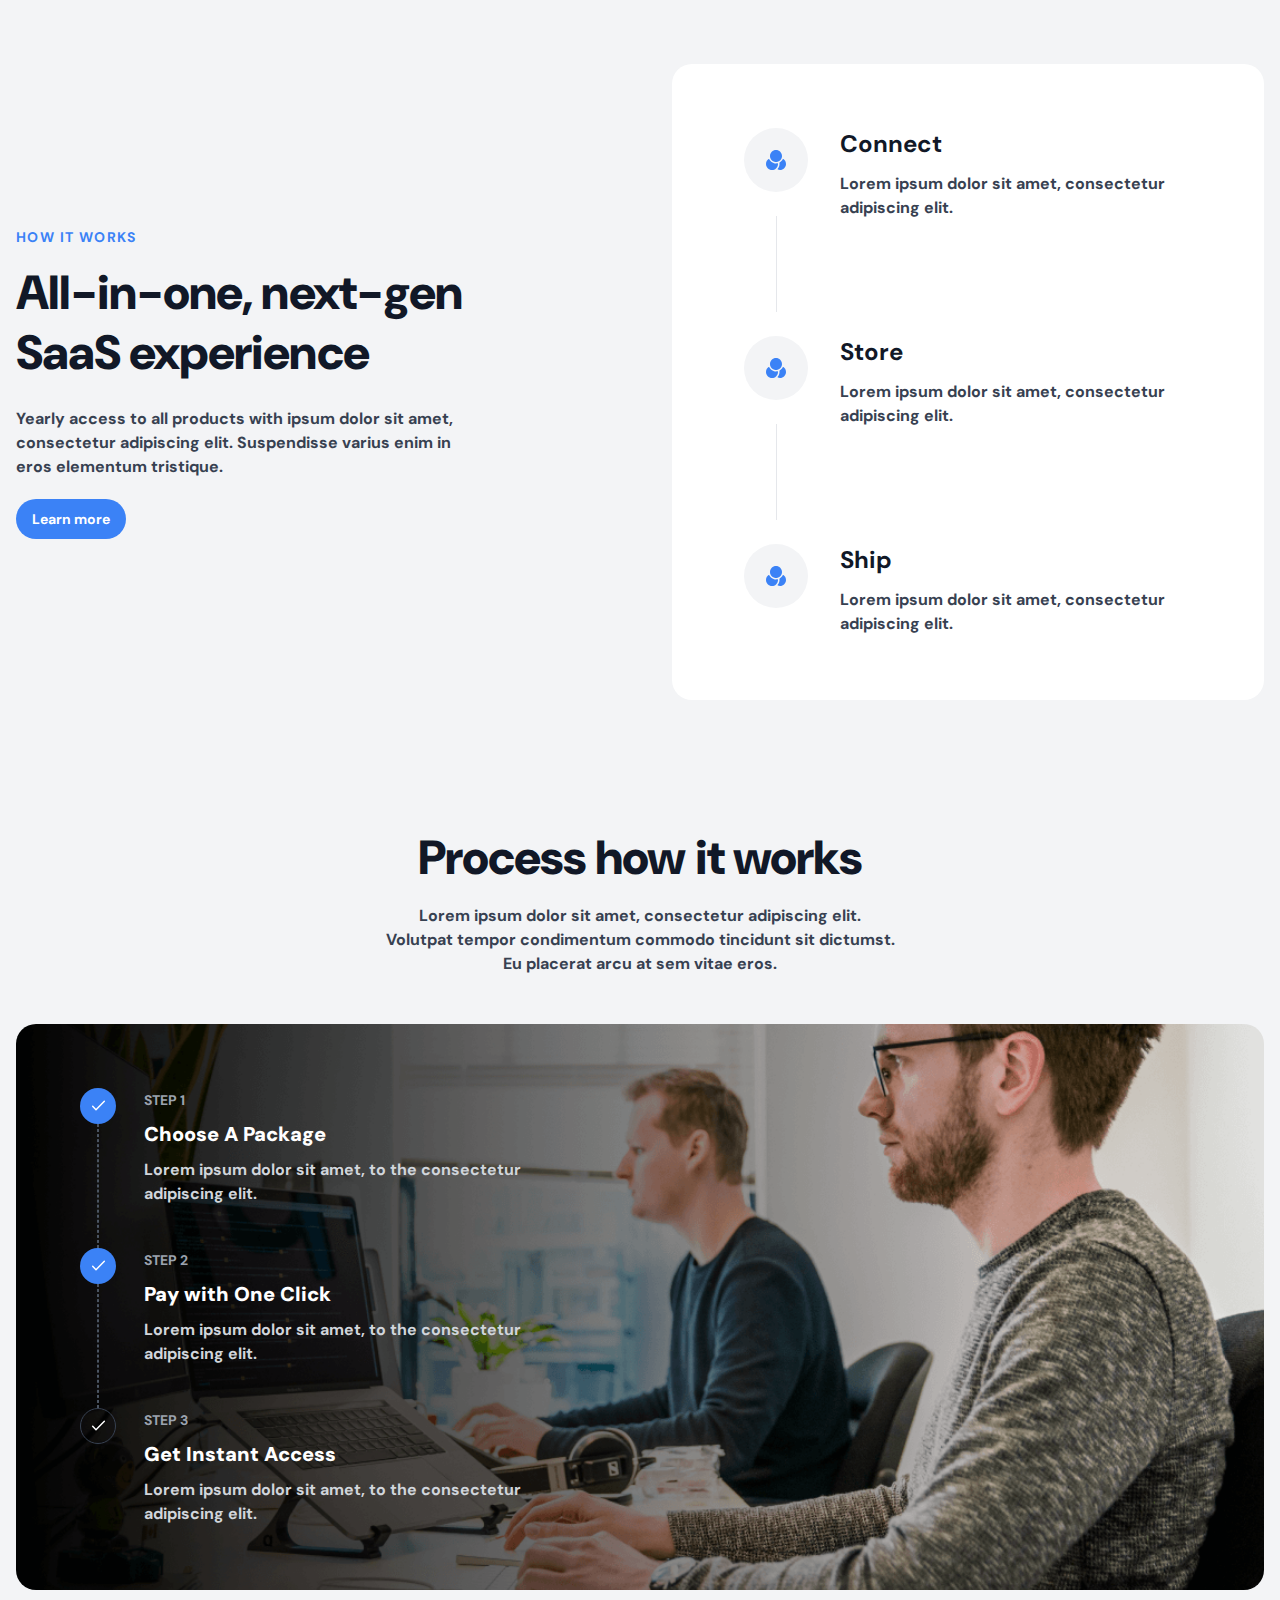
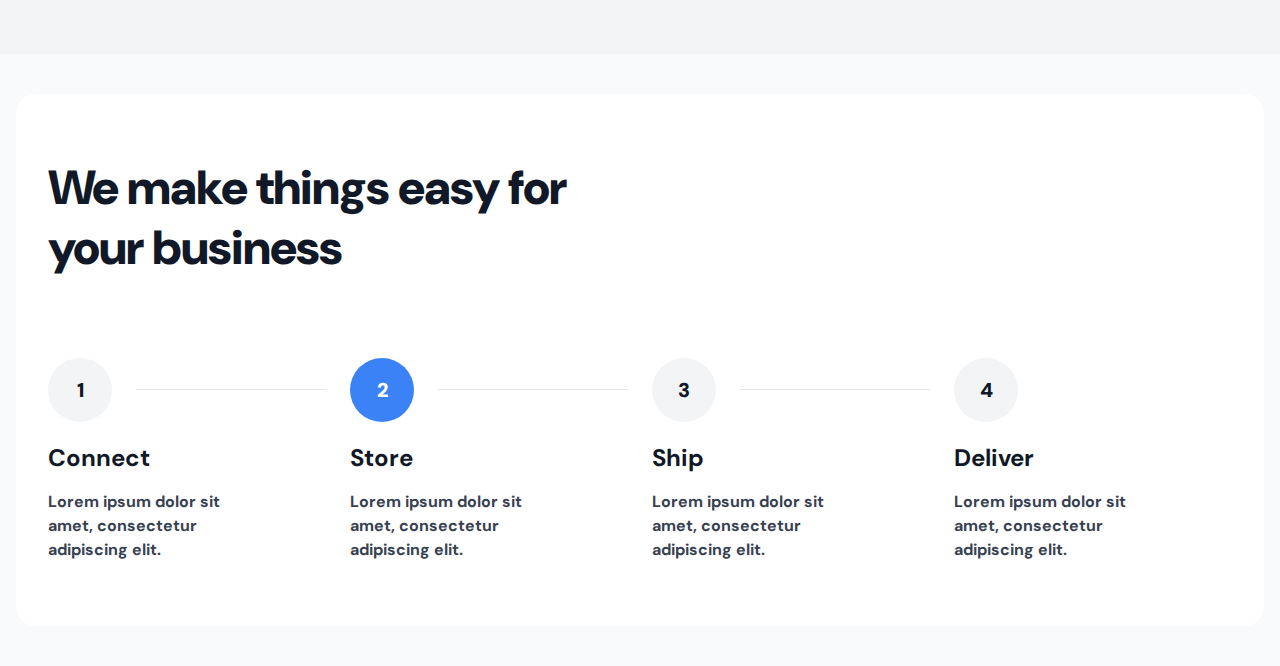
<file: public/how.html>
<!DOCTYPE html>
<html lang="en">
<head>
    <title>Page title</title>
    <meta charset="utf-8">
    <meta name="viewport" content="width=device-width, initial-scale=1, shrink-to-fit=no">
    <link rel="preconnect" href="https://fonts.gstatic.com">
    <link href="https://fonts.cdnfonts.com/css/satoshi?styles=135009,135005,135007,135002,135000" rel="stylesheet">
    <link rel="stylesheet" href="css/tailwind/tailwind.min.css">
    <link rel="icon" type="image/png" sizes="32x32" href="shuffle-for-tailwind.png">
    <script src="js/main.js"></script>
    <style>
        @import url('https://fonts.googleapis.com/css2?family=DM+Sans:ital,opsz@0,9..40;1,9..40&display=swap');
    </style>
</head>
<body class="antialiased bg-body text-body font-body">
    <div class="">
                
      <section class="py-16 bg-gray-100 overflow-hidden">
        <div class="container mx-auto px-4">
          <div class="flex flex-wrap lg:items-center -m-8">
            <div class="w-full md:w-1/2 p-8">
              <div class="md:max-w-md"><span class="inline-block mb-4 text-sm text-blue-500 font-bold uppercase tracking-widest">How it works</span>
                <h2 class="font-heading mb-6 text-4xl md:text-5xl text-gray-900 font-black tracking-tight">All-in-one, next-gen SaaS experience</h2>
                <p class="mb-5 text-gray-700 font-bold">Yearly access to all products with ipsum dolor sit amet, consectetur adipiscing elit. Suspendisse varius enim in eros elementum tristique.</p>
                <div class="flex flex-wrap -m-2">
                  <div class="w-full md:w-auto p-2"><a class="block w-full px-4 py-2.5 text-sm text-center text-white font-bold bg-blue-500 hover:bg-blue-600 focus:ring-4 focus:ring-blue-200 rounded-full" href="#">Learn more</a></div>
                </div>
              </div>
            </div>
            <div class="w-full md:w-1/2 p-8">
              <div class="py-16 px-8 bg-white rounded-3xl">
                <div class="max-w-md mx-auto">
                  <div class="flex flex-wrap -m-3">
                    <div class="w-full p-3">
                      <div class="flex flex-wrap -m-4">
                        <div class="flex flex-col items-center w-auto p-4">
                          <div class="flex items-center justify-center mb-6 w-16 h-16 text-xl text-gray-900 font-black bg-gray-100 rounded-full">
                            <svg width="24" height="24" viewbox="0 0 24 24" fill="none" xmlns="http://www.w3.org/2000/svg">
                              <path d="M14 16C14 17.77 13.23 19.37 12 20.46C10.94 21.42 9.54 22 8 22C4.69 22 2 19.31 2 16C2 13.9753 3.01397 12.1814 4.5554 11.0973C4.80358 10.9228 5.1393 11.0422 5.27324 11.3145C6.21715 13.2332 7.95419 14.6699 10.02 15.23C10.65 15.41 11.31 15.5 12 15.5C12.4872 15.5 12.9539 15.4538 13.4074 15.3687C13.6958 15.3147 13.9828 15.4995 13.9955 15.7926C13.9985 15.8621 14 15.9314 14 16Z" fill="#3B82F6"></path>
                              <path d="M18 8C18 8.78 17.85 9.53 17.58 10.21C16.89 11.95 15.41 13.29 13.58 13.79C13.08 13.93 12.55 14 12 14C11.45 14 10.92 13.93 10.42 13.79C8.59 13.29 7.11 11.95 6.42 10.21C6.15 9.53 6 8.78 6 8C6 4.69 8.69 2 12 2C15.31 2 18 4.69 18 8Z" fill="#3B82F6"></path>
                              <path d="M22 16C22 19.31 19.31 22 16 22C15.2555 22 14.5393 21.8643 13.8811 21.6141C13.5624 21.4929 13.503 21.0851 13.7248 20.8262C14.8668 19.4938 15.5 17.786 15.5 16C15.5 15.66 15.47 15.32 15.42 15C15.3902 14.8155 15.4844 14.6342 15.6478 14.5437C16.9719 13.8107 18.0532 12.6876 18.727 11.3153C18.8609 11.0427 19.1968 10.923 19.4452 11.0978C20.9863 12.1818 22 13.9755 22 16Z" fill="#3B82F6"></path>
                            </svg>
                          </div>
                          <div class="w-px h-24 bg-gray-200"></div>
                        </div>
                        <div class="flex-1 p-4">
                          <h3 class="font-heading mb-3 text-2xl text-gray-900 font-bold">Connect</h3>
                          <p class="text-gray-700 font-bold">Lorem ipsum dolor sit amet, consectetur adipiscing elit.</p>
                        </div>
                      </div>
                    </div>
                    <div class="w-full p-3">
                      <div class="flex flex-wrap -m-4">
                        <div class="flex flex-col items-center w-auto p-4">
                          <div class="flex items-center justify-center mb-6 w-16 h-16 text-xl text-gray-900 font-black bg-gray-100 rounded-full">
                            <svg width="24" height="24" viewbox="0 0 24 24" fill="none" xmlns="http://www.w3.org/2000/svg">
                              <path d="M14 16C14 17.77 13.23 19.37 12 20.46C10.94 21.42 9.54 22 8 22C4.69 22 2 19.31 2 16C2 13.9753 3.01397 12.1814 4.5554 11.0973C4.80358 10.9228 5.1393 11.0422 5.27324 11.3145C6.21715 13.2332 7.95419 14.6699 10.02 15.23C10.65 15.41 11.31 15.5 12 15.5C12.4872 15.5 12.9539 15.4538 13.4074 15.3687C13.6958 15.3147 13.9828 15.4995 13.9955 15.7926C13.9985 15.8621 14 15.9314 14 16Z" fill="#3B82F6"></path>
                              <path d="M18 8C18 8.78 17.85 9.53 17.58 10.21C16.89 11.95 15.41 13.29 13.58 13.79C13.08 13.93 12.55 14 12 14C11.45 14 10.92 13.93 10.42 13.79C8.59 13.29 7.11 11.95 6.42 10.21C6.15 9.53 6 8.78 6 8C6 4.69 8.69 2 12 2C15.31 2 18 4.69 18 8Z" fill="#3B82F6"></path>
                              <path d="M22 16C22 19.31 19.31 22 16 22C15.2555 22 14.5393 21.8643 13.8811 21.6141C13.5624 21.4929 13.503 21.0851 13.7248 20.8262C14.8668 19.4938 15.5 17.786 15.5 16C15.5 15.66 15.47 15.32 15.42 15C15.3902 14.8155 15.4844 14.6342 15.6478 14.5437C16.9719 13.8107 18.0532 12.6876 18.727 11.3153C18.8609 11.0427 19.1968 10.923 19.4452 11.0978C20.9863 12.1818 22 13.9755 22 16Z" fill="#3B82F6"></path>
                            </svg>
                          </div>
                          <div class="w-px h-24 bg-gray-200"></div>
                        </div>
                        <div class="flex-1 p-4">
                          <h3 class="font-heading mb-3 text-2xl text-gray-900 font-bold">Store</h3>
                          <p class="text-gray-700 font-bold">Lorem ipsum dolor sit amet, consectetur adipiscing elit.</p>
                        </div>
                      </div>
                    </div>
                    <div class="w-full p-3">
                      <div class="flex flex-wrap -m-4">
                        <div class="flex flex-col items-center w-auto p-4">
                          <div class="flex items-center justify-center mb-6 w-16 h-16 text-xl text-gray-900 font-black bg-gray-100 rounded-full">
                            <svg width="24" height="24" viewbox="0 0 24 24" fill="none" xmlns="http://www.w3.org/2000/svg">
                              <path d="M14 16C14 17.77 13.23 19.37 12 20.46C10.94 21.42 9.54 22 8 22C4.69 22 2 19.31 2 16C2 13.9753 3.01397 12.1814 4.5554 11.0973C4.80358 10.9228 5.1393 11.0422 5.27324 11.3145C6.21715 13.2332 7.95419 14.6699 10.02 15.23C10.65 15.41 11.31 15.5 12 15.5C12.4872 15.5 12.9539 15.4538 13.4074 15.3687C13.6958 15.3147 13.9828 15.4995 13.9955 15.7926C13.9985 15.8621 14 15.9314 14 16Z" fill="#3B82F6"></path>
                              <path d="M18 8C18 8.78 17.85 9.53 17.58 10.21C16.89 11.95 15.41 13.29 13.58 13.79C13.08 13.93 12.55 14 12 14C11.45 14 10.92 13.93 10.42 13.79C8.59 13.29 7.11 11.95 6.42 10.21C6.15 9.53 6 8.78 6 8C6 4.69 8.69 2 12 2C15.31 2 18 4.69 18 8Z" fill="#3B82F6"></path>
                              <path d="M22 16C22 19.31 19.31 22 16 22C15.2555 22 14.5393 21.8643 13.8811 21.6141C13.5624 21.4929 13.503 21.0851 13.7248 20.8262C14.8668 19.4938 15.5 17.786 15.5 16C15.5 15.66 15.47 15.32 15.42 15C15.3902 14.8155 15.4844 14.6342 15.6478 14.5437C16.9719 13.8107 18.0532 12.6876 18.727 11.3153C18.8609 11.0427 19.1968 10.923 19.4452 11.0978C20.9863 12.1818 22 13.9755 22 16Z" fill="#3B82F6"></path>
                            </svg>
                          </div>
                          <div class="md:hidden w-px h-24 bg-gray-200"></div>
                        </div>
                        <div class="flex-1 p-4">
                          <h3 class="font-heading mb-3 text-2xl text-gray-900 font-bold">Ship</h3>
                          <p class="text-gray-700 font-bold">Lorem ipsum dolor sit amet, consectetur adipiscing elit.</p>
                        </div>
                      </div>
                    </div>
                  </div>
                </div>
              </div>
            </div>
          </div>
        </div>
      </section>
                
      <section class="py-16 bg-gray-100 overflow-hidden">
        <div class="container mx-auto px-4">
          <div class="max-w-lg mx-auto text-center">
            <h2 class="font-heading max-w-xl mb-4 text-4xl md:text-5xl text-gray-900 font-black tracking-tight">Process how it works</h2>
            <p class="mb-12 text-gray-700 font-bold">Lorem ipsum dolor sit amet, consectetur adipiscing elit. Volutpat tempor condimentum commodo tincidunt sit dictumst. Eu placerat arcu at sem vitae eros.</p>
          </div>
          <div class="py-16 px-8 md:px-16 overflow-hidden rounded-3xl" style="background-image: url('zanrly-assets/images/how-it-works/work.png'); background-size: cover; background-position: center; background-repeat: no-repeat;">
            <div class="max-w-md">
              <div class="flex flex-wrap">
                <div class="w-full">
                  <div class="flex flex-wrap -m-3.5">
                    <div class="flex flex-col items-center w-auto p-3.5">
                      <div class="flex items-center justify-center w-9 h-9 bg-blue-500 rounded-full">
                        <svg width="21" height="21" viewbox="0 0 21 21" fill="none" xmlns="http://www.w3.org/2000/svg">
                          <path d="M4.66699 11.3333L8.00033 14.6666L16.3337 6.33325" stroke="white" stroke-width="1.5" stroke-linecap="round" stroke-linejoin="round"></path>
                        </svg>
                      </div>
                      <div class="w-px flex-1 border border-gray-600 border-dashed"></div>
                    </div>
                    <div class="flex-1 p-3.5 pb-14"><span class="inline-block mb-2.5 text-sm text-gray-400 font-bold uppercase">Step 1</span>
                      <h3 class="font-heading mb-2.5 text-xl text-white font-black">Choose A Package</h3>
                      <p class="text-gray-300 font-bold">Lorem ipsum dolor sit amet, to the  consectetur adipiscing elit.</p>
                    </div>
                  </div>
                </div>
                <div class="w-full">
                  <div class="flex flex-wrap -m-3.5">
                    <div class="flex flex-col items-center w-auto p-3.5">
                      <div class="flex items-center justify-center w-9 h-9 bg-blue-500 rounded-full">
                        <svg width="21" height="21" viewbox="0 0 21 21" fill="none" xmlns="http://www.w3.org/2000/svg">
                          <path d="M4.66699 11.3333L8.00033 14.6666L16.3337 6.33325" stroke="white" stroke-width="1.5" stroke-linecap="round" stroke-linejoin="round"></path>
                        </svg>
                      </div>
                      <div class="w-px flex-1 border border-gray-600 border-dashed"></div>
                    </div>
                    <div class="flex-1 p-3.5 pb-14"><span class="inline-block mb-2.5 text-sm text-gray-400 font-bold uppercase">Step 2</span>
                      <h3 class="font-heading mb-2.5 text-xl text-white font-black">Pay with One Click</h3>
                      <p class="text-gray-300 font-bold">Lorem ipsum dolor sit amet, to the  consectetur adipiscing elit.</p>
                    </div>
                  </div>
                </div>
                <div class="w-full">
                  <div class="flex flex-wrap -m-3.5">
                    <div class="flex flex-col items-center w-auto p-3.5">
                      <div class="flex items-center justify-center w-9 h-9 border border-gray-700 rounded-full">
                        <svg width="21" height="21" viewbox="0 0 21 21" fill="none" xmlns="http://www.w3.org/2000/svg">
                          <path d="M4.66699 11.3333L8.00033 14.6666L16.3337 6.33325" stroke="white" stroke-width="1.5" stroke-linecap="round" stroke-linejoin="round"></path>
                        </svg>
                      </div>
                    </div>
                    <div class="flex-1 p-3.5"><span class="inline-block mb-2.5 text-sm text-gray-400 font-bold uppercase">Step 3</span>
                      <h3 class="font-heading mb-2.5 text-xl text-white font-black">Get Instant Access</h3>
                      <p class="text-gray-300 font-bold">Lorem ipsum dolor sit amet, to the  consectetur adipiscing elit.</p>
                    </div>
                  </div>
                </div>
              </div>
            </div>
          </div>
        </div>
      </section>
                
      <section class="py-10 bg-gray-50 overflow-hidden">
        <div class="container mx-auto px-4">
          <div class="py-16 px-8 bg-white rounded-3xl">
            <div class="max-w-7xl mx-auto">
              <h2 class="font-heading max-w-xl mb-20 text-4xl md:text-5xl text-gray-900 font-black tracking-tight">We make things easy for your business</h2>
              <div class="flex flex-wrap -m-3">
                <div class="w-full md:w-1/2 lg:w-1/4 p-3">
                  <div class="flex flex-wrap items-center -m-3 mb-2">
                    <div class="w-auto p-3">
                      <div class="flex items-center justify-center w-16 h-16 text-xl text-gray-900 font-black bg-gray-100 rounded-full">1</div>
                    </div>
                    <div class="flex-1 p-3">
                      <div class="bg-gray-200 h-px"></div>
                    </div>
                  </div>
                  <div class="md:w-3/4">
                    <h3 class="font-heading mb-4 text-2xl text-gray-900 font-bold">Connect</h3>
                    <p class="text-gray-700 font-bold">Lorem ipsum dolor sit amet, consectetur adipiscing elit.</p>
                  </div>
                </div>
                <div class="w-full md:w-1/2 lg:w-1/4 p-3">
                  <div class="flex flex-wrap items-center -m-3 mb-2">
                    <div class="w-auto p-3">
                      <div class="flex items-center justify-center w-16 h-16 text-xl text-white font-black bg-blue-500 rounded-full">2</div>
                    </div>
                    <div class="flex-1 p-3">
                      <div class="bg-gray-200 h-px"></div>
                    </div>
                  </div>
                  <div class="md:w-3/4">
                    <h3 class="font-heading mb-4 text-2xl text-gray-900 font-bold">Store</h3>
                    <p class="text-gray-700 font-bold">Lorem ipsum dolor sit amet, consectetur adipiscing elit.</p>
                  </div>
                </div>
                <div class="w-full md:w-1/2 lg:w-1/4 p-3">
                  <div class="flex flex-wrap items-center -m-3 mb-2">
                    <div class="w-auto p-3">
                      <div class="flex items-center justify-center w-16 h-16 text-xl text-gray-900 font-black bg-gray-100 rounded-full">3</div>
                    </div>
                    <div class="flex-1 p-3">
                      <div class="bg-gray-200 h-px"></div>
                    </div>
                  </div>
                  <div class="md:w-3/4">
                    <h3 class="font-heading mb-4 text-2xl text-gray-900 font-bold">Ship</h3>
                    <p class="text-gray-700 font-bold">Lorem ipsum dolor sit amet, consectetur adipiscing elit.</p>
                  </div>
                </div>
                <div class="w-full md:w-1/2 lg:w-1/4 p-3">
                  <div class="flex flex-wrap items-center -m-3 mb-2">
                    <div class="w-auto p-3">
                      <div class="flex items-center justify-center w-16 h-16 text-xl text-gray-900 font-black bg-gray-100 rounded-full">4</div>
                    </div>
                    <div class="flex-1 lg:hidden p-3">
                      <div class="bg-gray-200 h-px"></div>
                    </div>
                  </div>
                  <div class="md:w-3/4">
                    <h3 class="font-heading mb-4 text-2xl text-gray-900 font-bold">Deliver</h3>
                    <p class="text-gray-700 font-bold">Lorem ipsum dolor sit amet, consectetur adipiscing elit.</p>
                  </div>
                </div>
              </div>
            </div>
          </div>
        </div>
      </section>
    </div>
</body>
</html>
</file>
